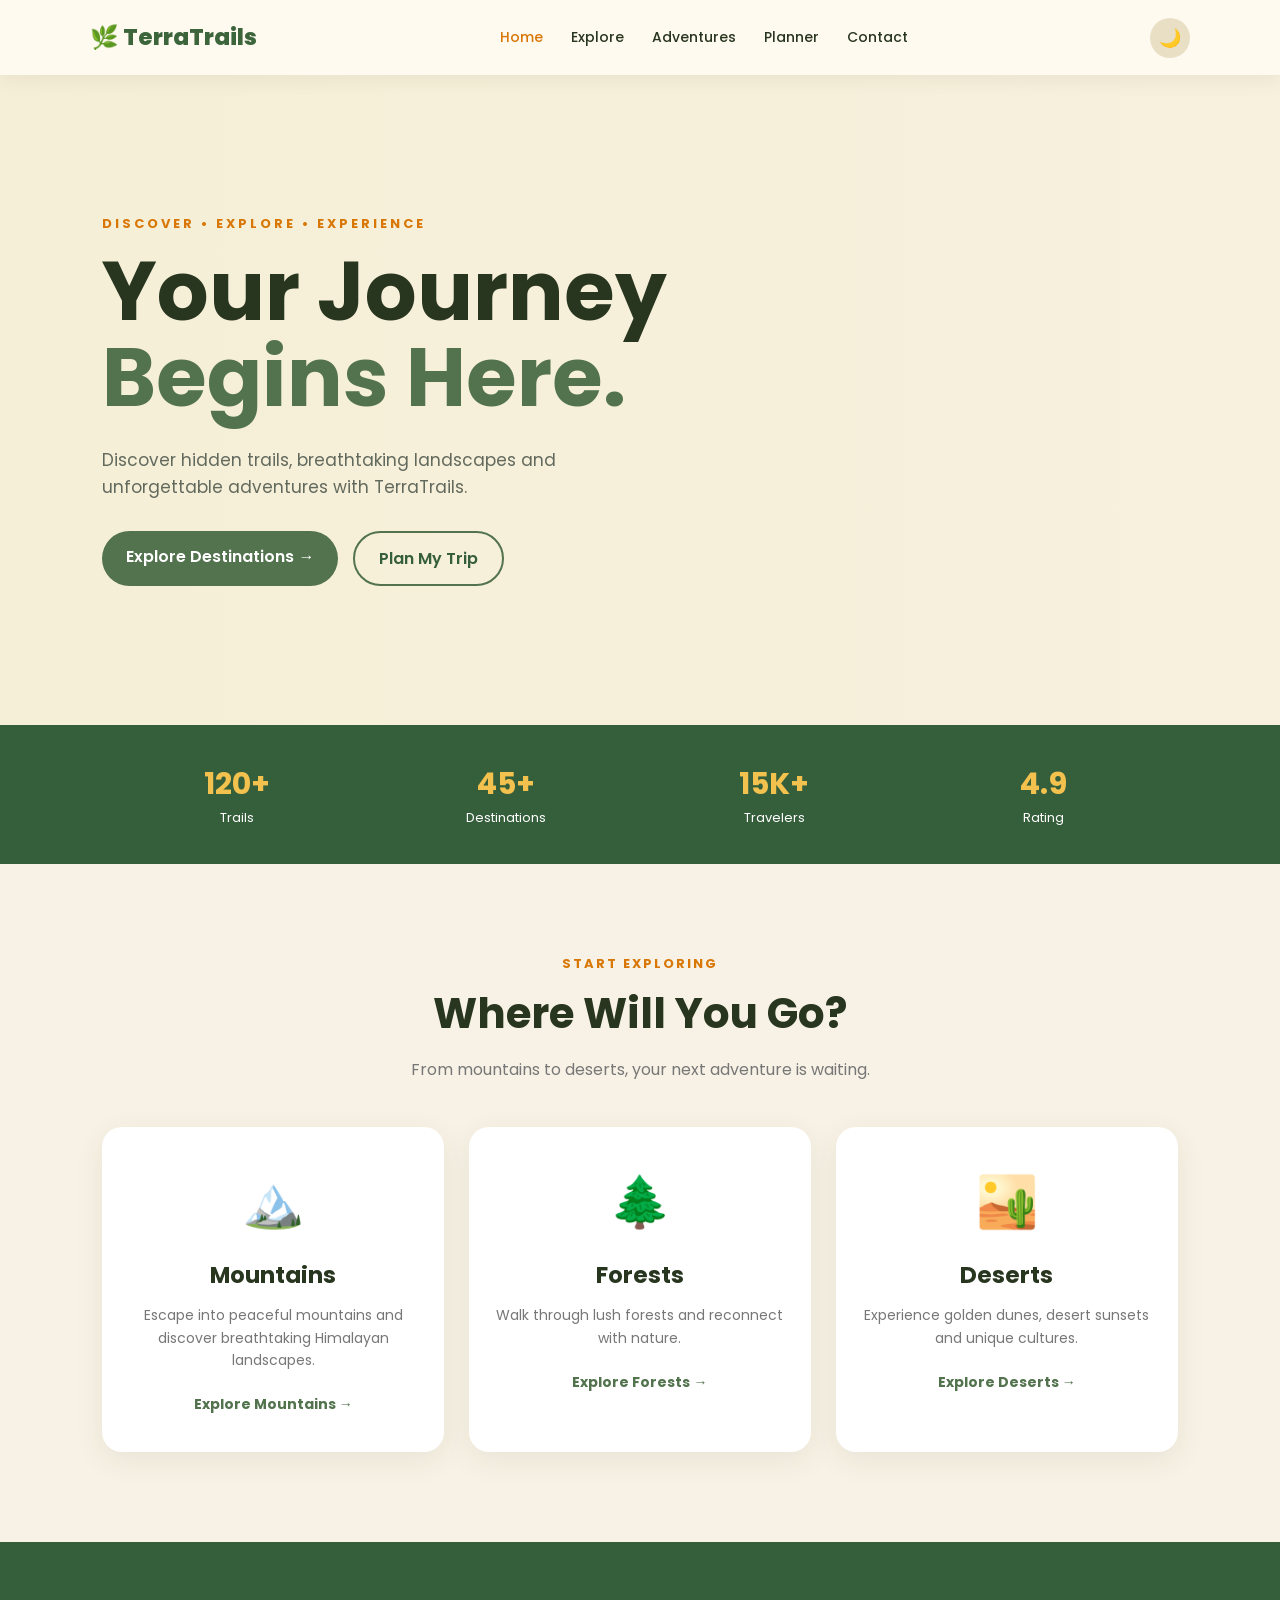
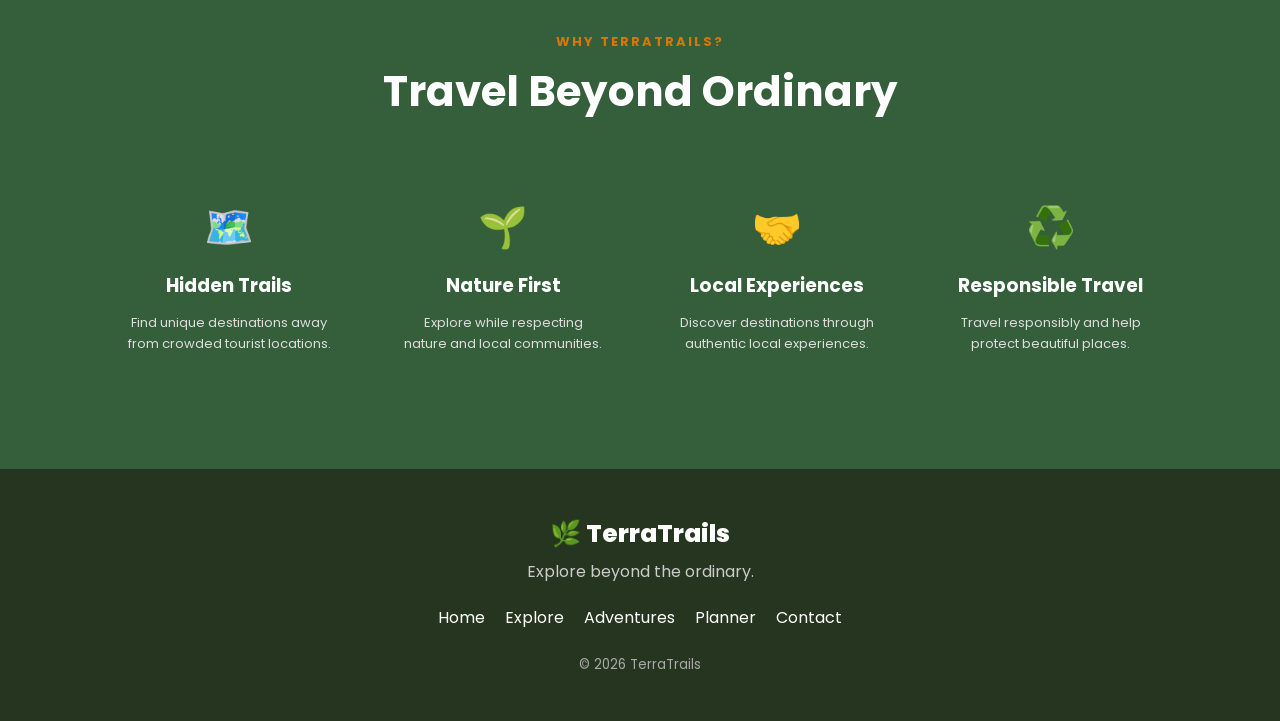
<file: index.html>
<!DOCTYPE html>
<html lang="en">
<head>
    <meta charset="UTF-8">
    <meta name="viewport" content="width=device-width, initial-scale=1.0">

    <title>TerraTrails | Explore Beyond</title>

    <link rel="stylesheet" href="style.css">

    <link href="https://fonts.googleapis.com/css2?family=Poppins:wght@300;400;500;600;700;800&display=swap" rel="stylesheet">
</head>

<body>

<header class="navbar">

    <a href="index.html" class="logo">
        🌿 TerraTrails
    </a>

    <nav>
        <a class="active" href="index.html">Home</a>
        <a href="explore.html">Explore</a>
        <a href="adventures.html">Adventures</a>
        <a href="planner.html">Planner</a>
        <a href="contact.html">Contact</a>
    </nav>

    <button id="themeBtn" class="theme-btn">🌙</button>

</header>


<!-- HERO -->

<section class="home-hero">

    <div class="hero-content">

        <p class="eyebrow">
            DISCOVER • EXPLORE • EXPERIENCE
        </p>

        <h1>
            Your Journey
            <span>Begins Here.</span>
        </h1>

        <p>
            Discover hidden trails, breathtaking landscapes and
            unforgettable adventures with TerraTrails.
        </p>

        <div class="hero-buttons">

            <a href="explore.html" class="btn primary-btn">
                Explore Destinations →
            </a>

            <a href="planner.html" class="btn outline-btn">
                Plan My Trip
            </a>

        </div>

    </div>

</section>


<!-- QUICK STATS -->

<section class="stats">

    <div>
        <h2>120+</h2>
        <p>Trails</p>
    </div>

    <div>
        <h2>45+</h2>
        <p>Destinations</p>
    </div>

    <div>
        <h2>15K+</h2>
        <p>Travelers</p>
    </div>

    <div>
        <h2>4.9</h2>
        <p>Rating</p>
    </div>

</section>


<!-- FEATURED -->

<section class="section">

    <div class="section-title">

        <p>START EXPLORING</p>

        <h2>Where Will You Go?</h2>

        <span>
            From mountains to deserts, your next adventure is waiting.
        </span>

    </div>


    <div class="feature-grid">

        <div class="feature-card">

            <div class="feature-icon">🏔️</div>

            <h3>Mountains</h3>

            <p>
                Escape into peaceful mountains and discover
                breathtaking Himalayan landscapes.
            </p>

            <a href="explore.html#mountains">
                Explore Mountains →
            </a>

        </div>


        <div class="feature-card">

            <div class="feature-icon">🌲</div>

            <h3>Forests</h3>

            <p>
                Walk through lush forests and reconnect with
                nature.
            </p>

            <a href="explore.html#forests">
                Explore Forests →
            </a>

        </div>


        <div class="feature-card">

            <div class="feature-icon">🏜️</div>

            <h3>Deserts</h3>

            <p>
                Experience golden dunes, desert sunsets and
                unique cultures.
            </p>

            <a href="explore.html#deserts">
                Explore Deserts →
            </a>

        </div>

    </div>

</section>


<!-- WHY US -->

<section class="green-section">

    <div class="section-title light">

        <p>WHY TERRATRAILS?</p>

        <h2>Travel Beyond Ordinary</h2>

    </div>


    <div class="why-grid">

        <div>
            <span>🗺️</span>
            <h3>Hidden Trails</h3>
            <p>
                Find unique destinations away from crowded
                tourist locations.
            </p>
        </div>

        <div>
            <span>🌱</span>
            <h3>Nature First</h3>
            <p>
                Explore while respecting nature and local
                communities.
            </p>
        </div>

        <div>
            <span>🤝</span>
            <h3>Local Experiences</h3>
            <p>
                Discover destinations through authentic local
                experiences.
            </p>
        </div>

        <div>
            <span>♻️</span>
            <h3>Responsible Travel</h3>
            <p>
                Travel responsibly and help protect beautiful
                places.
            </p>
        </div>

    </div>

</section>


<footer>

    <div class="footer-logo">
        🌿 TerraTrails
    </div>

    <p>
        Explore beyond the ordinary.
    </p>

    <div class="footer-links">
        <a href="index.html">Home</a>
        <a href="explore.html">Explore</a>
        <a href="adventures.html">Adventures</a>
        <a href="planner.html">Planner</a>
        <a href="contact.html">Contact</a>
    </div>

    <small>
        © 2026 TerraTrails
    </small>

</footer>


<script src="script.js"></script>

</body>
</html>
</file>
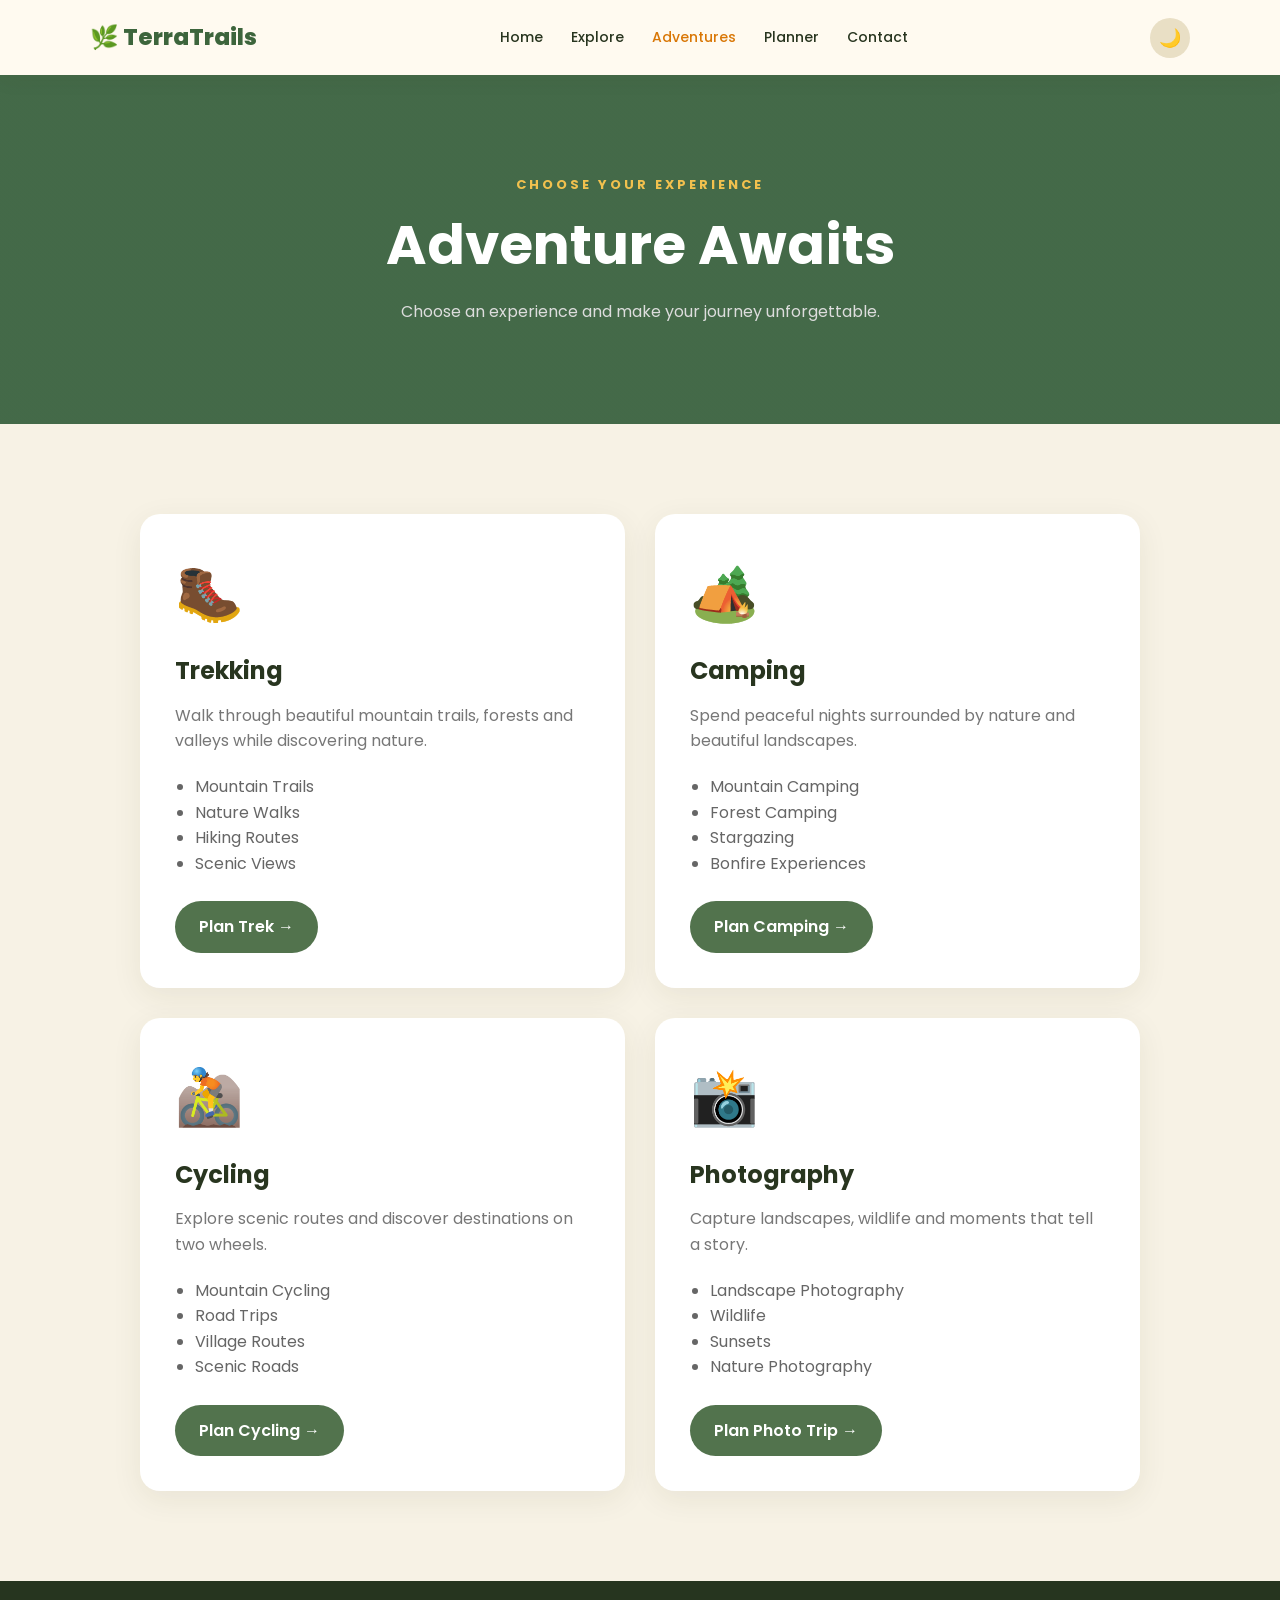
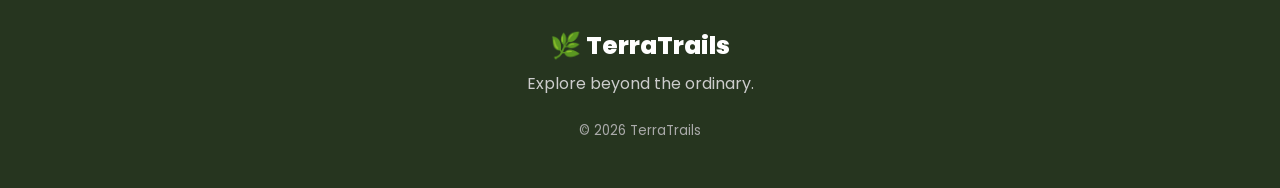
<file: adventures.html>
<!DOCTYPE html>
<html lang="en">

<head>

    <meta charset="UTF-8">

    <meta name="viewport"
          content="width=device-width, initial-scale=1.0">

    <title>Adventures | TerraTrails</title>

    <link rel="stylesheet" href="style.css">

    <link href="https://fonts.googleapis.com/css2?family=Poppins:wght@300;400;500;600;700;800&display=swap"
          rel="stylesheet">

</head>

<body>

<header class="navbar">

    <a href="index.html" class="logo">
        🌿 TerraTrails
    </a>

    <nav>

        <a href="index.html">Home</a>

        <a href="explore.html">
            Explore
        </a>

        <a class="active" href="adventures.html">
            Adventures
        </a>

        <a href="planner.html">
            Planner
        </a>

        <a href="contact.html">
            Contact
        </a>

    </nav>

    <button id="themeBtn" class="theme-btn">
        🌙
    </button>

</header>


<section class="page-header">

    <p>CHOOSE YOUR EXPERIENCE</p>

    <h1>Adventure Awaits</h1>

    <span>
        Choose an experience and make your journey unforgettable.
    </span>

</section>


<section class="section">

    <div class="adventure-grid large">

        <!-- TREKKING -->

        <div class="adventure-card big">

            <div class="adventure-icon">
                🥾
            </div>

            <h2>Trekking</h2>

            <p>
                Walk through beautiful mountain trails,
                forests and valleys while discovering nature.
            </p>

            <ul>
                <li>Mountain Trails</li>
                <li>Nature Walks</li>
                <li>Hiking Routes</li>
                <li>Scenic Views</li>
            </ul>

            <a href="planner.html"
               class="btn primary-btn">

                Plan Trek →

            </a>

        </div>


        <!-- CAMPING -->

        <div class="adventure-card big">

            <div class="adventure-icon">
                🏕️
            </div>

            <h2>Camping</h2>

            <p>
                Spend peaceful nights surrounded by nature
                and beautiful landscapes.
            </p>

            <ul>
                <li>Mountain Camping</li>
                <li>Forest Camping</li>
                <li>Stargazing</li>
                <li>Bonfire Experiences</li>
            </ul>

            <a href="planner.html"
               class="btn primary-btn">

                Plan Camping →

            </a>

        </div>


        <!-- CYCLING -->

        <div class="adventure-card big">

            <div class="adventure-icon">
                🚵
            </div>

            <h2>Cycling</h2>

            <p>
                Explore scenic routes and discover destinations
                on two wheels.
            </p>

            <ul>
                <li>Mountain Cycling</li>
                <li>Road Trips</li>
                <li>Village Routes</li>
                <li>Scenic Roads</li>
            </ul>

            <a href="planner.html"
               class="btn primary-btn">

                Plan Cycling →

            </a>

        </div>


        <!-- PHOTOGRAPHY -->

        <div class="adventure-card big">

            <div class="adventure-icon">
                📸
            </div>

            <h2>Photography</h2>

            <p>
                Capture landscapes, wildlife and moments
                that tell a story.
            </p>

            <ul>
                <li>Landscape Photography</li>
                <li>Wildlife</li>
                <li>Sunsets</li>
                <li>Nature Photography</li>
            </ul>

            <a href="planner.html"
               class="btn primary-btn">

                Plan Photo Trip →

            </a>

        </div>

    </div>

</section>


<footer>

    <div class="footer-logo">
        🌿 TerraTrails
    </div>

    <p>
        Explore beyond the ordinary.
    </p>

    <small>
        © 2026 TerraTrails
    </small>

</footer>


<script src="script.js"></script>

</body>
</html>
</file>
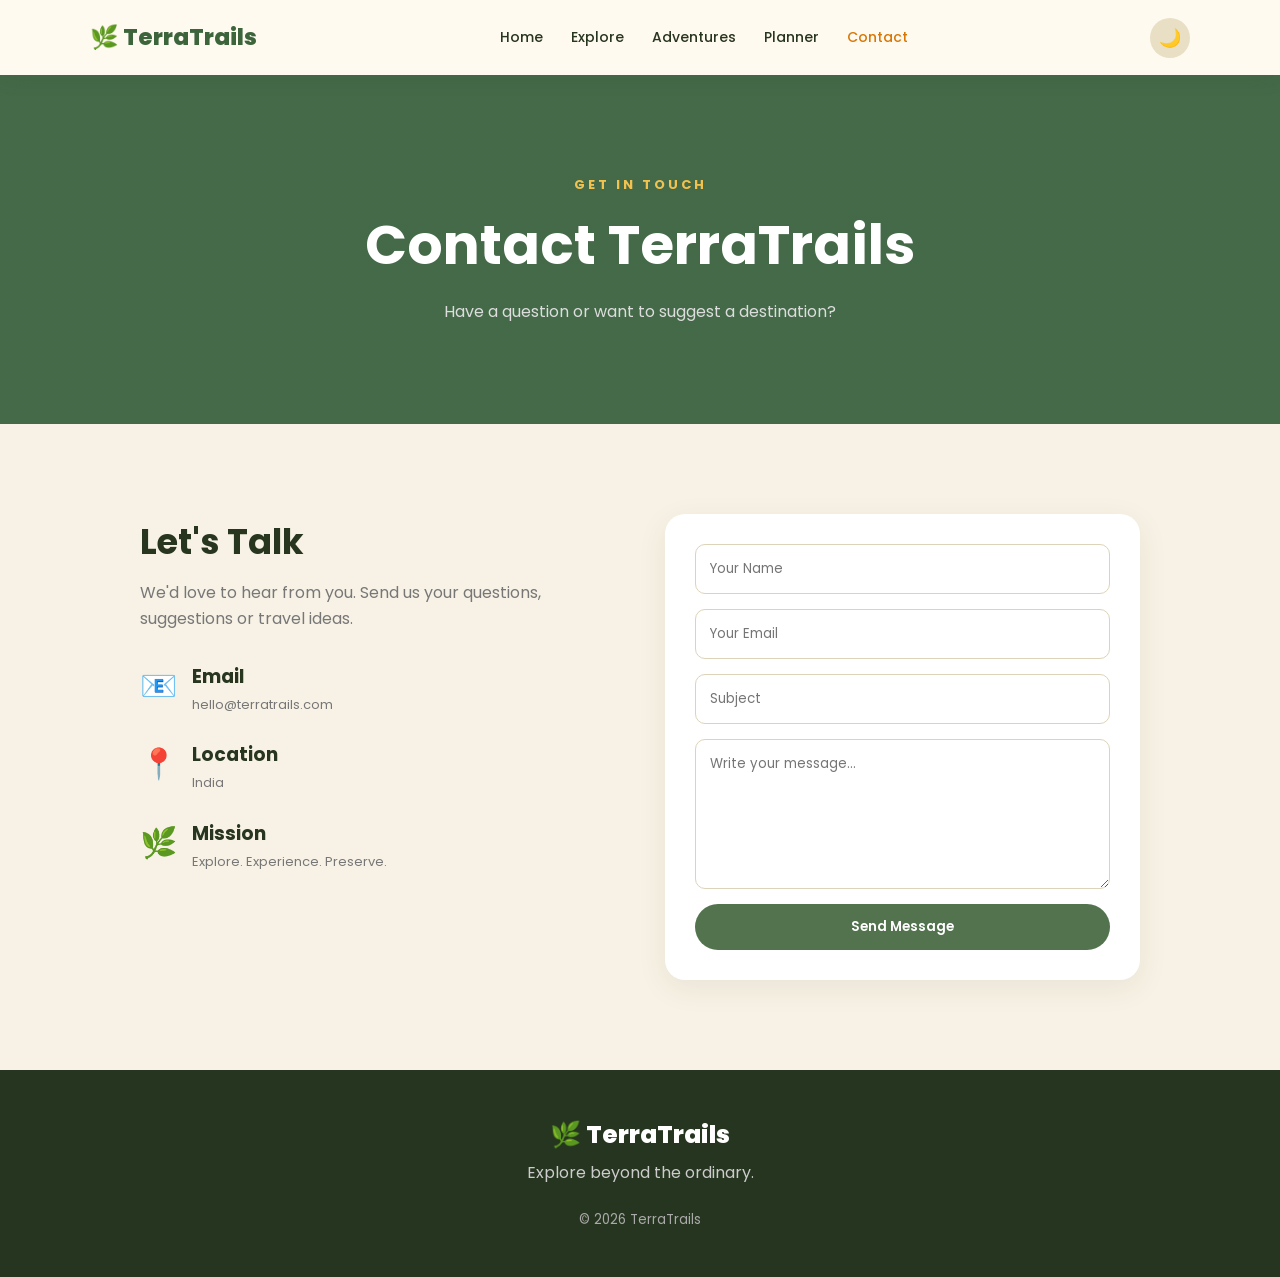
<file: contact.html>
<!DOCTYPE html>
<html lang="en">

<head>

    <meta charset="UTF-8">

    <meta name="viewport"
          content="width=device-width, initial-scale=1.0">

    <title>Contact | TerraTrails</title>

    <link rel="stylesheet" href="style.css">

    <link href="https://fonts.googleapis.com/css2?family=Poppins:wght@300;400;500;600;700;800&display=swap"
          rel="stylesheet">

</head>

<body>

<header class="navbar">

    <a href="index.html" class="logo">
        🌿 TerraTrails
    </a>

    <nav>

        <a href="index.html">
            Home
        </a>

        <a href="explore.html">
            Explore
        </a>

        <a href="adventures.html">
            Adventures
        </a>

        <a href="planner.html">
            Planner
        </a>

        <a class="active" href="contact.html">
            Contact
        </a>

    </nav>

    <button id="themeBtn" class="theme-btn">
        🌙
    </button>

</header>


<section class="page-header">

    <p>GET IN TOUCH</p>

    <h1>Contact TerraTrails</h1>

    <span>
        Have a question or want to suggest a destination?
    </span>

</section>


<section class="section">

    <div class="contact-layout">


        <div class="contact-info">

            <h2>
                Let's Talk
            </h2>

            <p>
                We'd love to hear from you. Send us your
                questions, suggestions or travel ideas.
            </p>


            <div class="contact-item">

                <span>📧</span>

                <div>

                    <h3>Email</h3>

                    <p>
                        hello@terratr​ails.com
                    </p>

                </div>

            </div>


            <div class="contact-item">

                <span>📍</span>

                <div>

                    <h3>Location</h3>

                    <p>
                        India
                    </p>

                </div>

            </div>


            <div class="contact-item">

                <span>🌿</span>

                <div>

                    <h3>Mission</h3>

                    <p>
                        Explore. Experience. Preserve.
                    </p>

                </div>

            </div>

        </div>


        <form id="contactForm"
              class="contact-form">

            <input
                type="text"
                placeholder="Your Name"
                required
            >

            <input
                type="email"
                placeholder="Your Email"
                required
            >

            <input
                type="text"
                placeholder="Subject"
                required
            >

            <textarea
                rows="6"
                placeholder="Write your message..."
                required
            ></textarea>

            <button
                type="submit"
                class="btn primary-btn">

                Send Message

            </button>

        </form>

    </div>

</section>


<footer>

    <div class="footer-logo">
        🌿 TerraTrails
    </div>

    <p>
        Explore beyond the ordinary.
    </p>

    <small>
        © 2026 TerraTrails
    </small>

</footer>


<script src="script.js"></script>

</body>
</html>
</file>
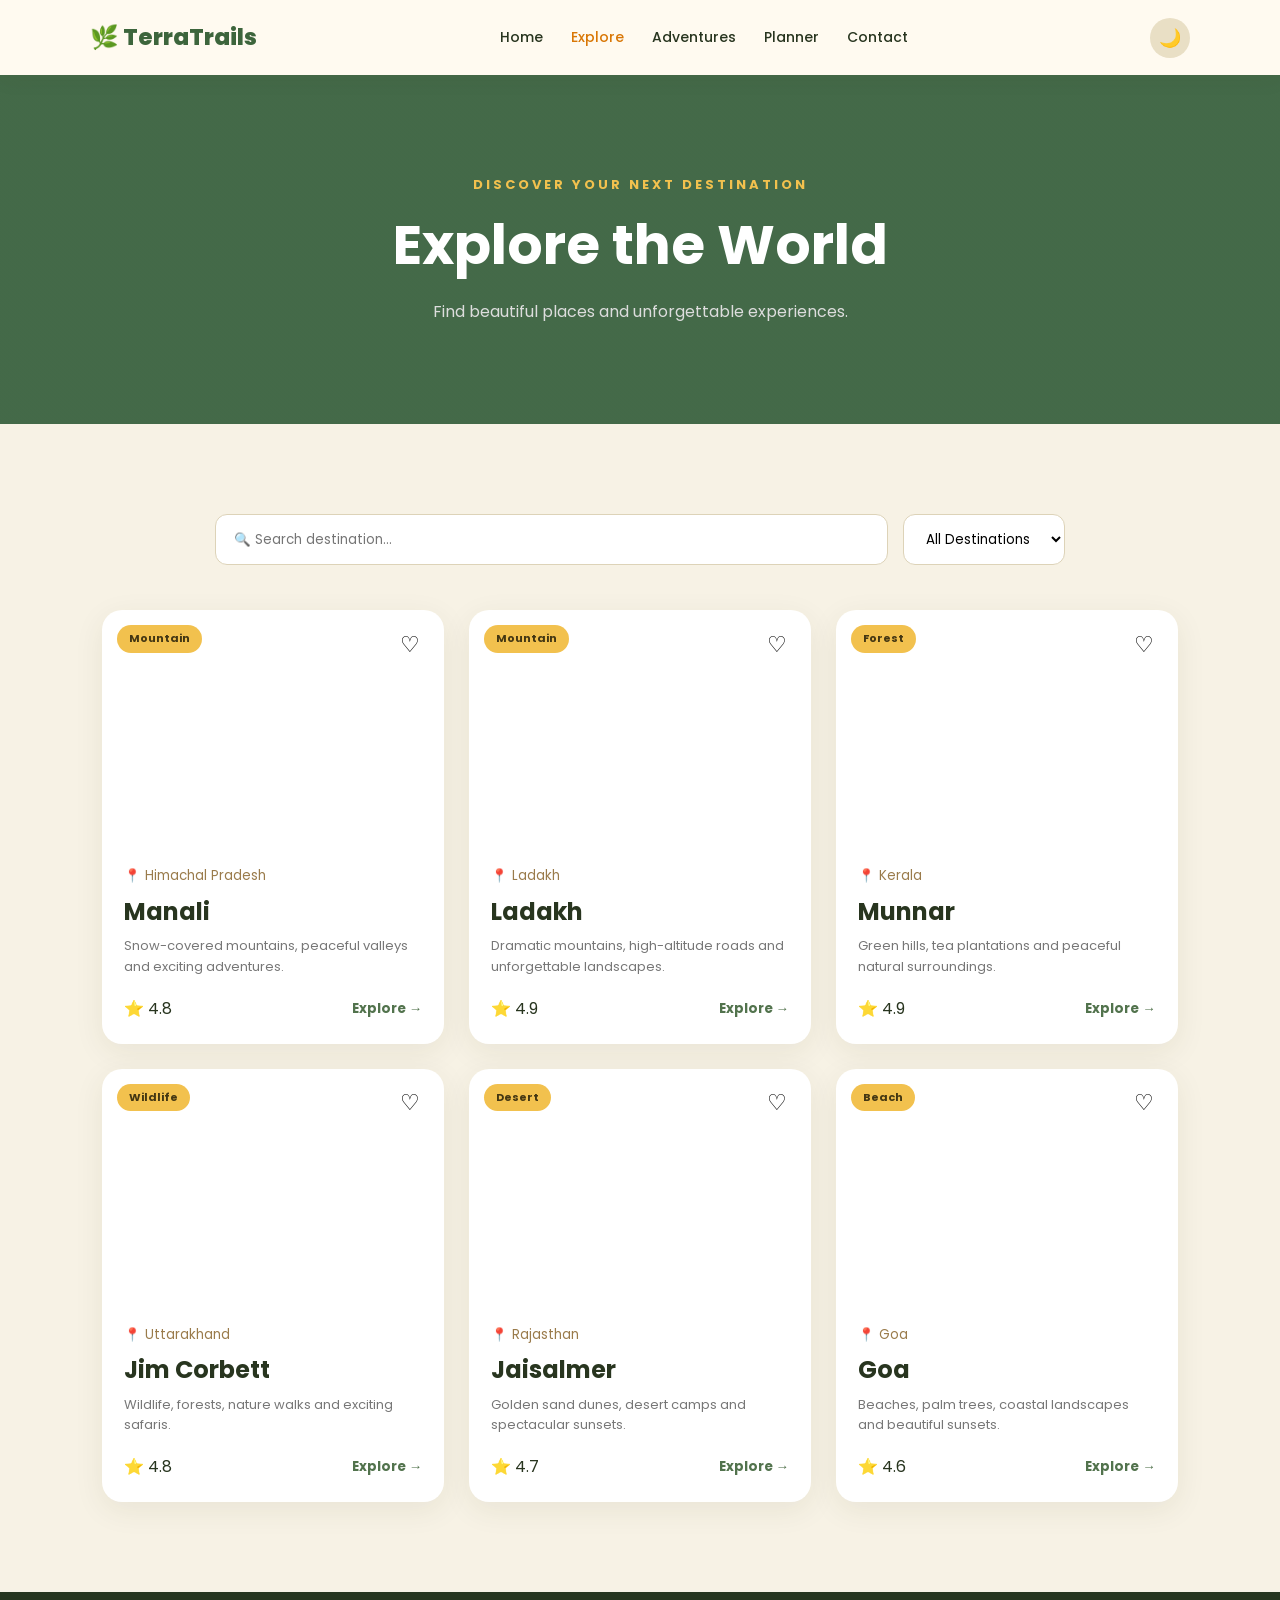
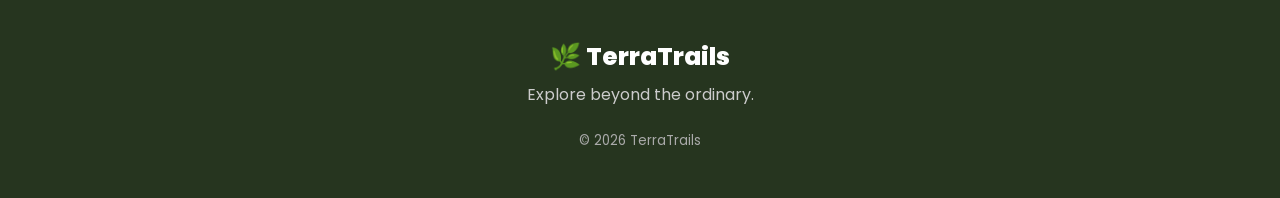
<file: explore.html>
<!DOCTYPE html>
<html lang="en">

<head>

    <meta charset="UTF-8">

    <meta name="viewport"
          content="width=device-width, initial-scale=1.0">

    <title>Explore | TerraTrails</title>

    <link rel="stylesheet" href="style.css">

    <link href="https://fonts.googleapis.com/css2?family=Poppins:wght@300;400;500;600;700;800&display=swap"
          rel="stylesheet">

</head>

<body>

<header class="navbar">

    <a href="index.html" class="logo">
        🌿 TerraTrails
    </a>

    <nav>

        <a href="index.html">Home</a>

        <a class="active" href="explore.html">
            Explore
        </a>

        <a href="adventures.html">
            Adventures
        </a>

        <a href="planner.html">
            Planner
        </a>

        <a href="contact.html">
            Contact
        </a>

    </nav>

    <button id="themeBtn" class="theme-btn">
        🌙
    </button>

</header>


<!-- PAGE HEADER -->

<section class="page-header">

    <p>DISCOVER YOUR NEXT DESTINATION</p>

    <h1>Explore the World</h1>

    <span>
        Find beautiful places and unforgettable experiences.
    </span>

</section>


<!-- SEARCH -->

<section class="section">

    <div class="search-area">

        <input
            type="text"
            id="searchInput"
            placeholder="🔍 Search destination..."
        >

        <select id="categoryFilter">

            <option value="all">
                All Destinations
            </option>

            <option value="mountain">
                Mountains
            </option>

            <option value="forest">
                Forests
            </option>

            <option value="desert">
                Deserts
            </option>

            <option value="beach">
                Beaches
            </option>

        </select>

    </div>


    <div class="destination-grid">


        <!-- MANALI -->

        <div class="destination-card"
             data-name="manali"
             data-category="mountain">

            <div class="destination-image manali">

                <span class="tag">
                    Mountain
                </span>

                <button class="favorite">
                    ♡
                </button>

            </div>

            <div class="destination-content">

                <small>
                    📍 Himachal Pradesh
                </small>

                <h2>Manali</h2>

                <p>
                    Snow-covered mountains, peaceful valleys
                    and exciting adventures.
                </p>

                <div class="card-bottom">

                    <span>⭐ 4.8</span>

                    <button
                        onclick="showDestination('Manali')">

                        Explore →

                    </button>

                </div>

            </div>

        </div>


        <!-- LADAKH -->

        <div class="destination-card"
             data-name="ladakh"
             data-category="mountain">

            <div class="destination-image ladakh">

                <span class="tag">
                    Mountain
                </span>

                <button class="favorite">
                    ♡
                </button>

            </div>

            <div class="destination-content">

                <small>
                    📍 Ladakh
                </small>

                <h2>Ladakh</h2>

                <p>
                    Dramatic mountains, high-altitude roads
                    and unforgettable landscapes.
                </p>

                <div class="card-bottom">

                    <span>⭐ 4.9</span>

                    <button
                        onclick="showDestination('Ladakh')">

                        Explore →

                    </button>

                </div>

            </div>

        </div>


        <!-- MUNNAR -->

        <div class="destination-card"
             data-name="munnar"
             data-category="forest">

            <div class="destination-image munnar">

                <span class="tag">
                    Forest
                </span>

                <button class="favorite">
                    ♡
                </button>

            </div>

            <div class="destination-content">

                <small>
                    📍 Kerala
                </small>

                <h2>Munnar</h2>

                <p>
                    Green hills, tea plantations and peaceful
                    natural surroundings.
                </p>

                <div class="card-bottom">

                    <span>⭐ 4.9</span>

                    <button
                        onclick="showDestination('Munnar')">

                        Explore →

                    </button>

                </div>

            </div>

        </div>


        <!-- JIM CORBETT -->

        <div class="destination-card"
             data-name="jim corbett"
             data-category="forest">

            <div class="destination-image corbett">

                <span class="tag">
                    Wildlife
                </span>

                <button class="favorite">
                    ♡
                </button>

            </div>

            <div class="destination-content">

                <small>
                    📍 Uttarakhand
                </small>

                <h2>Jim Corbett</h2>

                <p>
                    Wildlife, forests, nature walks and
                    exciting safaris.
                </p>

                <div class="card-bottom">

                    <span>⭐ 4.8</span>

                    <button
                        onclick="showDestination('Jim Corbett')">

                        Explore →

                    </button>

                </div>

            </div>

        </div>


        <!-- JAISALMER -->

        <div class="destination-card"
             data-name="jaisalmer"
             data-category="desert">

            <div class="destination-image jaisalmer">

                <span class="tag">
                    Desert
                </span>

                <button class="favorite">
                    ♡
                </button>

            </div>

            <div class="destination-content">

                <small>
                    📍 Rajasthan
                </small>

                <h2>Jaisalmer</h2>

                <p>
                    Golden sand dunes, desert camps and
                    spectacular sunsets.
                </p>

                <div class="card-bottom">

                    <span>⭐ 4.7</span>

                    <button
                        onclick="showDestination('Jaisalmer')">

                        Explore →

                    </button>

                </div>

            </div>

        </div>


        <!-- GOA -->

        <div class="destination-card"
             data-name="goa"
             data-category="beach">

            <div class="destination-image goa">

                <span class="tag">
                    Beach
                </span>

                <button class="favorite">
                    ♡
                </button>

            </div>

            <div class="destination-content">

                <small>
                    📍 Goa
                </small>

                <h2>Goa</h2>

                <p>
                    Beaches, palm trees, coastal landscapes
                    and beautiful sunsets.
                </p>

                <div class="card-bottom">

                    <span>⭐ 4.6</span>

                    <button
                        onclick="showDestination('Goa')">

                        Explore →

                    </button>

                </div>

            </div>

        </div>

    </div>

</section>


<!-- MODAL -->

<div id="destinationModal" class="modal">

    <div class="modal-box">

        <button
            class="close"
            onclick="closeDestination()">

            ×

        </button>

        <div id="destinationDetails"></div>

    </div>

</div>


<footer>

    <div class="footer-logo">
        🌿 TerraTrails
    </div>

    <p>
        Explore beyond the ordinary.
    </p>

    <small>
        © 2026 TerraTrails
    </small>

</footer>


<script src="script.js"></script>

</body>
</html>
</file>
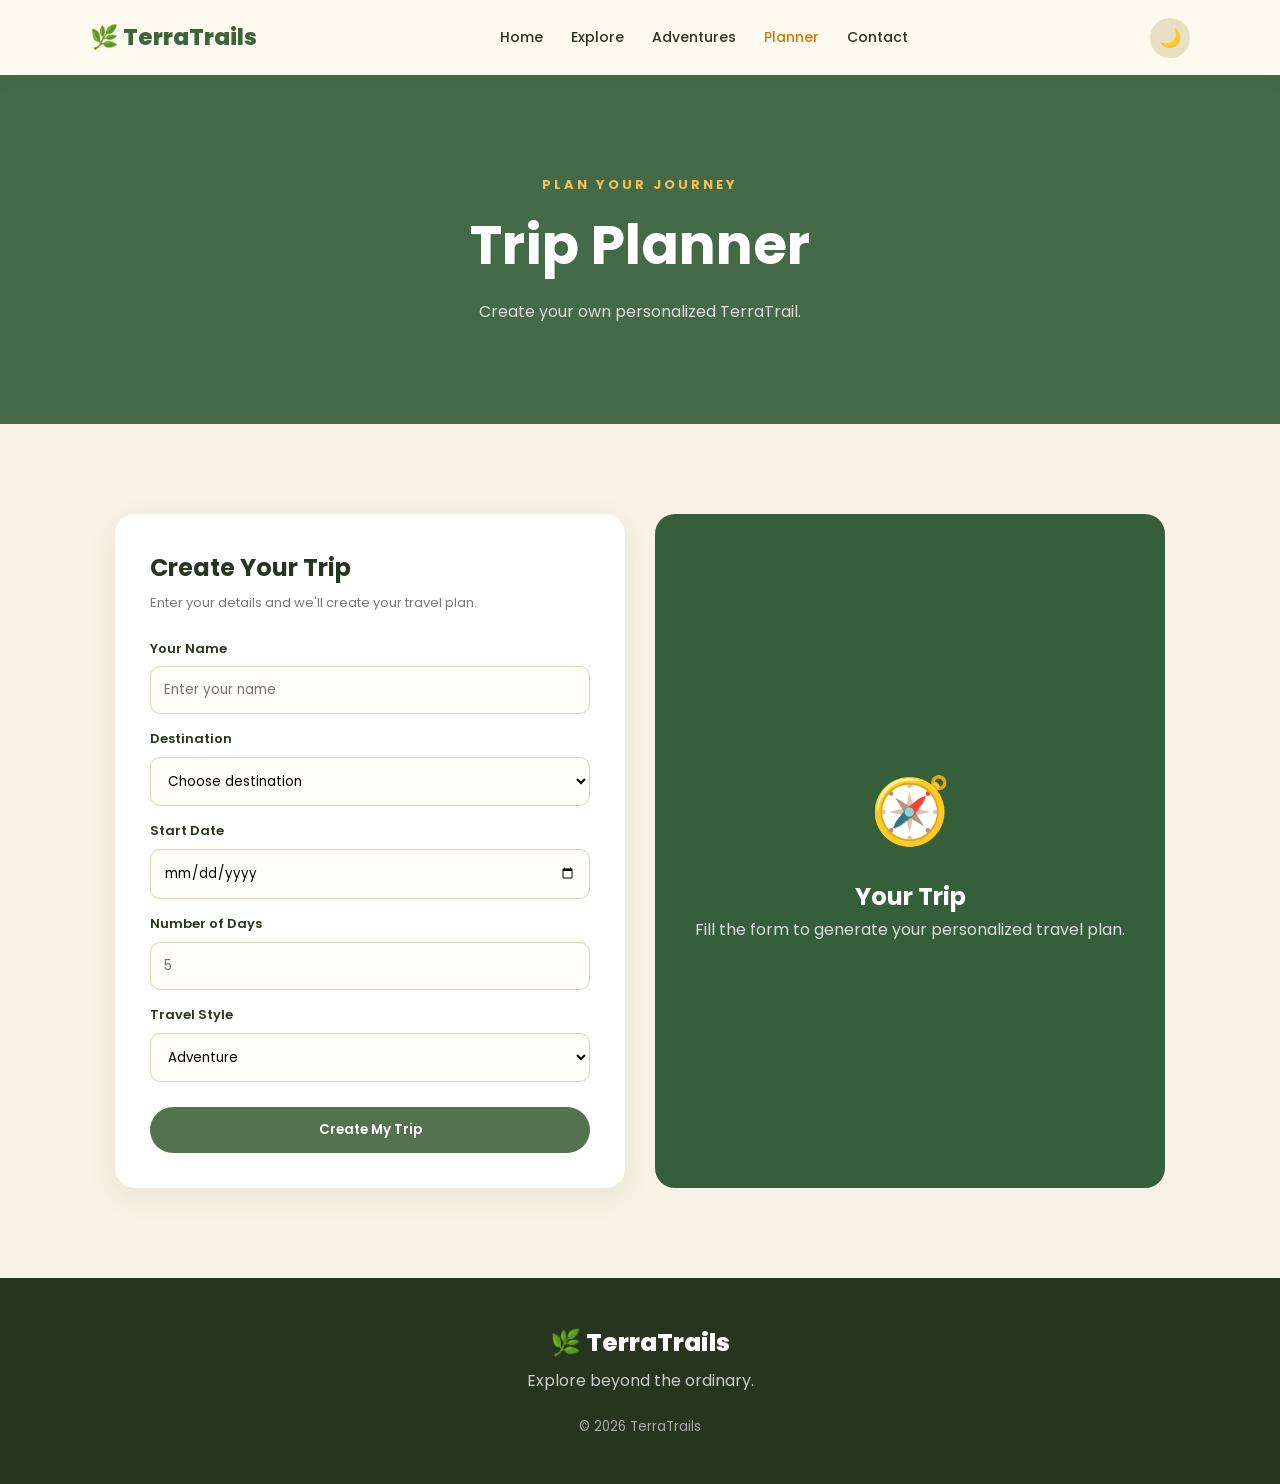
<file: planner.html>
<!DOCTYPE html>
<html lang="en">

<head>

    <meta charset="UTF-8">

    <meta name="viewport"
          content="width=device-width, initial-scale=1.0">

    <title>Trip Planner | TerraTrails</title>

    <link rel="stylesheet" href="style.css">

    <link href="https://fonts.googleapis.com/css2?family=Poppins:wght@300;400;500;600;700;800&display=swap"
          rel="stylesheet">

</head>

<body>

<header class="navbar">

    <a href="index.html" class="logo">
        🌿 TerraTrails
    </a>

    <nav>

        <a href="index.html">
            Home
        </a>

        <a href="explore.html">
            Explore
        </a>

        <a href="adventures.html">
            Adventures
        </a>

        <a class="active" href="planner.html">
            Planner
        </a>

        <a href="contact.html">
            Contact
        </a>

    </nav>

    <button id="themeBtn" class="theme-btn">
        🌙
    </button>

</header>


<section class="page-header">

    <p>PLAN YOUR JOURNEY</p>

    <h1>Trip Planner</h1>

    <span>
        Create your own personalized TerraTrail.
    </span>

</section>


<section class="section">

    <div class="planner-layout">


        <form id="tripForm" class="planner-form">

            <h2>Create Your Trip</h2>

            <p>
                Enter your details and we'll create your
                travel plan.
            </p>


            <label>
                Your Name
            </label>

            <input
                id="travelerName"
                type="text"
                placeholder="Enter your name"
                required
            >


            <label>
                Destination
            </label>

            <select
                id="tripDestination"
                required>

                <option value="">
                    Choose destination
                </option>

                <option>Manali</option>

                <option>Ladakh</option>

                <option>Munnar</option>

                <option>Jim Corbett</option>

                <option>Jaisalmer</option>

                <option>Goa</option>

            </select>


            <label>
                Start Date
            </label>

            <input
                id="startDate"
                type="date"
                required
            >


            <label>
                Number of Days
            </label>

            <input
                id="days"
                type="number"
                min="1"
                max="30"
                placeholder="5"
                required
            >


            <label>
                Travel Style
            </label>

            <select id="travelStyle">

                <option>
                    Adventure
                </option>

                <option>
                    Nature
                </option>

                <option>
                    Relaxation
                </option>

                <option>
                    Photography
                </option>

                <option>
                    Wildlife
                </option>

            </select>


            <button
                type="submit"
                class="btn primary-btn">

                Create My Trip

            </button>

        </form>


        <div id="tripResult"
             class="planner-result">

            <div>
                🧭
            </div>

            <h2>
                Your Trip
            </h2>

            <p>
                Fill the form to generate your
                personalized travel plan.
            </p>

        </div>

    </div>

</section>


<footer>

    <div class="footer-logo">
        🌿 TerraTrails
    </div>

    <p>
        Explore beyond the ordinary.
    </p>

    <small>
        © 2026 TerraTrails
    </small>

</footer>


<script src="script.js"></script>

</body>
</html>
</file>
<file: style.css>
* {
    margin: 0;
    padding: 0;
    box-sizing: border-box;
}

html {
    scroll-behavior: smooth;
}

body {
    font-family: "Poppins", sans-serif;
    background: #f7f2e5;
    color: #28351f;
    line-height: 1.6;
    transition: 0.3s;
}

a {
    text-decoration: none;
    color: inherit;
}

button,
input,
select,
textarea {
    font-family: inherit;
}


/* NAVBAR */

.navbar {
    height: 75px;

    display: flex;
    align-items: center;
    justify-content: space-between;

    padding: 0 7%;

    background: #fffaf0;

    position: sticky;
    top: 0;

    z-index: 1000;

    box-shadow: 0 3px 20px rgba(60,50,30,0.08);
}

.logo {
    font-size: 23px;
    font-weight: 800;
    color: #3d653c;
}

.navbar nav {
    display: flex;
    gap: 28px;
}

.navbar nav a {
    font-size: 14px;
    font-weight: 500;
    transition: 0.3s;
}

.navbar nav a:hover,
.navbar nav a.active {
    color: #d97706;
}

.theme-btn {
    border: none;

    width: 40px;
    height: 40px;

    border-radius: 50%;

    background: #e9dfc5;

    cursor: pointer;

    font-size: 18px;
}


/* HOME HERO */

.home-hero {
    min-height: 650px;

    display: flex;
    align-items: center;

    padding: 80px 8%;

    background:
        linear-gradient(
            90deg,
            rgba(246,239,215,.98),
            rgba(246,239,215,.55)
        ),
        url("https://images.unsplash.com/photo-1464822759023-fed622ff2c3b?auto=format&fit=crop&w=1800&q=80");

    background-size: cover;
    background-position: center;
}

.hero-content {
    max-width: 650px;
}

.eyebrow {
    color: #d97706;

    font-size: 13px;

    font-weight: 700;

    letter-spacing: 3px;

    margin-bottom: 15px;
}

.hero-content h1 {
    font-size: clamp(48px,7vw,82px);

    line-height: 1.05;

    margin-bottom: 25px;
}

.hero-content h1 span {
    color: #52734d;
    display: block;
}

.hero-content > p:not(.eyebrow) {
    max-width: 570px;

    color: #62695d;

    font-size: 17px;

    margin-bottom: 30px;
}

.hero-buttons {
    display: flex;
    gap: 15px;
    flex-wrap: wrap;
}


/* BUTTON */

.btn {
    display: inline-block;

    padding: 13px 24px;

    border-radius: 30px;

    border: none;

    cursor: pointer;

    font-weight: 600;

    transition: .3s;
}

.primary-btn {
    background: #52734d;
    color: white;
}

.primary-btn:hover {
    background: #355e3b;
    transform: translateY(-3px);
}

.outline-btn {
    border: 2px solid #52734d;
    color: #355e3b;
}

.outline-btn:hover {
    background: #52734d;
    color: white;
}


/* STATS */

.stats {
    display: grid;

    grid-template-columns: repeat(4,1fr);

    background: #355e3b;

    color: white;

    padding: 35px 8%;

    text-align: center;
}

.stats h2 {
    color: #f2c14e;
    font-size: 30px;
}

.stats p {
    font-size: 13px;
}


/* SECTIONS */

.section {
    padding: 90px 8%;
}

.section-title {
    text-align: center;
    margin-bottom: 45px;
}

.section-title p {
    color: #d97706;

    font-size: 13px;

    font-weight: 700;

    letter-spacing: 2px;
}

.section-title h2 {
    font-size: 42px;

    margin: 5px 0 10px;
}

.section-title span {
    color: #777;
}


/* FEATURE */

.feature-grid {
    max-width: 1100px;

    margin: auto;

    display: grid;

    grid-template-columns: repeat(3,1fr);

    gap: 25px;
}

.feature-card {
    background: white;

    padding: 35px 25px;

    border-radius: 20px;

    text-align: center;

    box-shadow: 0 8px 30px rgba(70,60,30,.08);

    transition: .3s;
}

.feature-card:hover {
    transform: translateY(-8px);
}

.feature-icon {
    font-size: 50px;

    margin-bottom: 15px;
}

.feature-card h3 {
    font-size: 23px;

    margin-bottom: 10px;
}

.feature-card p {
    color: #777;

    font-size: 14px;

    margin-bottom: 20px;
}

.feature-card a {
    color: #52734d;

    font-weight: 700;

    font-size: 14px;
}


/* GREEN SECTION */

.green-section {
    padding: 90px 8%;

    background: #355e3b;

    color: white;
}

.section-title.light h2 {
    color: white;
}

.section-title.light span {
    color: #ddd;
}

.why-grid {
    max-width: 1100px;

    margin: auto;

    display: grid;

    grid-template-columns: repeat(4,1fr);

    gap: 20px;
}

.why-grid > div {
    text-align: center;

    padding: 25px;
}

.why-grid span {
    font-size: 40px;
}

.why-grid h3 {
    margin: 12px 0;
}

.why-grid p {
    color: #ddd;

    font-size: 13px;
}


/* PAGE HEADER */

.page-header {
    text-align: center;

    padding: 100px 20px;

    background:
        linear-gradient(
            rgba(53,94,59,.92),
            rgba(53,94,59,.92)
        ),
        url("https://images.unsplash.com/photo-1441974231531-c6227db76b6e?auto=format&fit=crop&w=1600&q=80");

    background-size: cover;

    color: white;
}

.page-header p {
    color: #f2c14e;

    font-size: 13px;

    font-weight: 700;

    letter-spacing: 3px;
}

.page-header h1 {
    font-size: 55px;

    margin: 5px 0 10px;
}

.page-header span {
    color: #ddd;
}


/* SEARCH */

.search-area {
    max-width: 850px;

    margin: 0 auto 45px;

    display: flex;

    gap: 15px;
}

.search-area input,
.search-area select {
    padding: 14px 18px;

    border: 1px solid #ddd3b8;

    border-radius: 12px;

    background: white;

    outline: none;
}

.search-area input {
    flex: 1;
}


/* DESTINATIONS */

.destination-grid {
    display: grid;

    grid-template-columns: repeat(3,1fr);

    gap: 25px;
}

.destination-card {
    background: white;

    border-radius: 20px;

    overflow: hidden;

    box-shadow: 0 8px 30px rgba(70,60,30,.08);

    transition: .3s;
}

.destination-card:hover {
    transform: translateY(-8px);
}

.destination-image {
    height: 230px;

    background-size: cover;

    background-position: center;

    position: relative;
}

.manali {
    background-image: url("https://images.unsplash.com/photo-1548013146-72479768bada?auto=format&fit=crop&w=900&q=80");
}

.ladakh {
    background-image: url("https://images.unsplash.com/photo-1518002054494-3a6f94352e9d?auto=format&fit=crop&w=900&q=80");
}

.munnar {
    background-image: url("https://images.unsplash.com/photo-1593693411515-c20261bcad6e?auto=format&fit=crop&w=900&q=80");
}

.corbett {
    background-image: url("https://images.unsplash.com/photo-1549366021-9f761d450615?auto=format&fit=crop&w=900&q=80");
}

.jaisalmer {
    background-image: url("https://images.unsplash.com/photo-1470214304380-aadaedcfff1b?auto=format&fit=crop&w=900&q=80");
}

.goa {
    background-image: url("https://images.unsplash.com/photo-1512343879784-a960bf40e7f2?auto=format&fit=crop&w=900&q=80");
}

.tag {
    position: absolute;

    top: 15px;
    left: 15px;

    background: #f2c14e;

    color: #443713;

    padding: 5px 12px;

    border-radius: 20px;

    font-size: 11px;

    font-weight: 700;
}

.favorite {
    position: absolute;

    top: 15px;
    right: 15px;

    border: none;

    width: 38px;
    height: 38px;

    border-radius: 50%;

    background: white;

    font-size: 22px;

    cursor: pointer;
}

.favorite.active {
    color: #c0392b;
}

.destination-content {
    padding: 22px;
}

.destination-content small {
    color: #9a7b4b;
}

.destination-content h2 {
    margin: 5px 0;
}

.destination-content p {
    color: #777;

    font-size: 13px;
}

.card-bottom {
    margin-top: 18px;

    display: flex;

    justify-content: space-between;

    align-items: center;
}

.card-bottom button {
    border: none;

    background: none;

    color: #52734d;

    font-weight: 700;

    cursor: pointer;
}


/* MODAL */

.modal {
    position: fixed;

    inset: 0;

    background: rgba(0,0,0,.65);

    display: none;

    align-items: center;

    justify-content: center;

    padding: 20px;

    z-index: 3000;
}

.modal.show {
    display: flex;
}

.modal-box {
    background: #fffaf0;

    max-width: 550px;

    width: 100%;

    padding: 35px;

    border-radius: 20px;

    position: relative;
}

.close {
    position: absolute;

    top: 10px;
    right: 20px;

    background: none;

    border: none;

    font-size: 32px;

    cursor: pointer;
}


/* ADVENTURES */

.adventure-grid {
    display: grid;

    grid-template-columns: repeat(2,1fr);

    gap: 30px;

    max-width: 1000px;

    margin: auto;
}

.adventure-card {
    background: white;

    border-radius: 20px;

    padding: 35px;

    box-shadow: 0 8px 30px rgba(70,60,30,.08);

    transition: .3s;
}

.adventure-card:hover {
    transform: translateY(-7px);
}

.adventure-icon {
    font-size: 55px;

    margin-bottom: 15px;
}

.adventure-card p {
    color: #777;

    margin: 12px 0 20px;
}

.adventure-card ul {
    margin-bottom: 25px;

    padding-left: 20px;

    color: #666;
}


/* PLANNER */

.planner-layout {
    max-width: 1050px;

    margin: auto;

    display: grid;

    grid-template-columns: 1fr 1fr;

    gap: 30px;
}

.planner-form {
    background: white;

    padding: 35px;

    border-radius: 20px;

    box-shadow: 0 8px 30px rgba(70,60,30,.08);
}

.planner-form h2 {
    margin-bottom: 5px;
}

.planner-form > p {
    color: #777;

    font-size: 13px;

    margin-bottom: 25px;
}

.planner-form label {
    display: block;

    font-size: 13px;

    font-weight: 600;

    margin: 15px 0 7px;
}

.planner-form input,
.planner-form select {
    width: 100%;

    padding: 13px;

    border: 1px solid #ddd3b8;

    border-radius: 10px;

    outline: none;

    background: #fffdf7;
}

.planner-form button {
    width: 100%;

    margin-top: 25px;
}

.planner-result {
    background: #355e3b;

    color: white;

    border-radius: 20px;

    padding: 40px;

    display: flex;

    flex-direction: column;

    justify-content: center;

    align-items: center;

    text-align: center;
}

.planner-result > div:first-child {
    font-size: 65px;

    margin-bottom: 15px;
}

.planner-result p {
    color: #ddd;
}


/* CONTACT */

.contact-layout {
    max-width: 1000px;

    margin: auto;

    display: grid;

    grid-template-columns: 1fr 1fr;

    gap: 50px;
}

.contact-info h2 {
    font-size: 35px;

    margin-bottom: 10px;
}

.contact-info > p {
    color: #777;

    margin-bottom: 30px;
}

.contact-item {
    display: flex;

    gap: 15px;

    margin: 25px 0;
}

.contact-item > span {
    font-size: 30px;
}

.contact-item h3 {
    margin-bottom: 3px;
}

.contact-item p {
    color: #777;

    font-size: 13px;
}

.contact-form {
    background: white;

    padding: 30px;

    border-radius: 20px;

    box-shadow: 0 8px 30px rgba(70,60,30,.08);

    display: flex;

    flex-direction: column;

    gap: 15px;
}

.contact-form input,
.contact-form textarea {
    padding: 14px;

    border: 1px solid #ddd3b8;

    border-radius: 10px;

    outline: none;

    resize: vertical;
}


/* FOOTER */

footer {
    background: #26351f;

    color: white;

    text-align: center;

    padding: 45px 20px;
}

.footer-logo {
    font-size: 25px;

    font-weight: 800;
}

footer p {
    color: #ccc;

    margin: 5px 0 20px;
}

.footer-links {
    display: flex;

    justify-content: center;

    gap: 20px;

    margin-bottom: 20px;

    flex-wrap: wrap;
}

.footer-links a:hover {
    color: #f2c14e;
}

footer small {
    color: #aaa;
}


/* DARK MODE */

body.dark {
    background: #182018;

    color: #eee;
}

body.dark .navbar {
    background: #202a1e;
}

body.dark .navbar nav a {
    color: #eee;
}

body.dark .feature-card,
body.dark .destination-card,
body.dark .adventure-card,
body.dark .planner-form,
body.dark .contact-form,
body.dark .modal-box {
    background: #283326;
}

body.dark .feature-card p,
body.dark .destination-content p,
body.dark .adventure-card p,
body.dark .contact-info > p,
body.dark .planner-form > p {
    color: #bbb;
}

body.dark .search-area input,
body.dark .search-area select,
body.dark .planner-form input,
body.dark .planner-form select,
body.dark .contact-form input,
body.dark .contact-form textarea {
    background: #283326;

    color: white;

    border-color: #52614e;
}


/* RESPONSIVE */

@media(max-width: 900px) {

    .navbar nav {
        display: none;
    }

    .feature-grid,
    .destination-grid {
        grid-template-columns: repeat(2,1fr);
    }

    .why-grid {
        grid-template-columns: repeat(2,1fr);
    }

    .planner-layout,
    .contact-layout {
        grid-template-columns: 1fr;
    }

}

@media(max-width: 600px) {

    .home-hero {
        min-height: 600px;
    }

    .hero-content h1 {
        font-size: 48px;
    }

    .stats {
        grid-template-columns: repeat(2,1fr);

        gap: 20px;
    }

    .feature-grid,
    .destination-grid,
    .adventure-grid,
    .why-grid {
        grid-template-columns: 1fr;
    }

    .search-area {
        flex-direction: column;
    }

    .page-header h1 {
        font-size: 40px;
    }

    .section-title h2 {
        font-size: 34px;
    }

}
</file>
